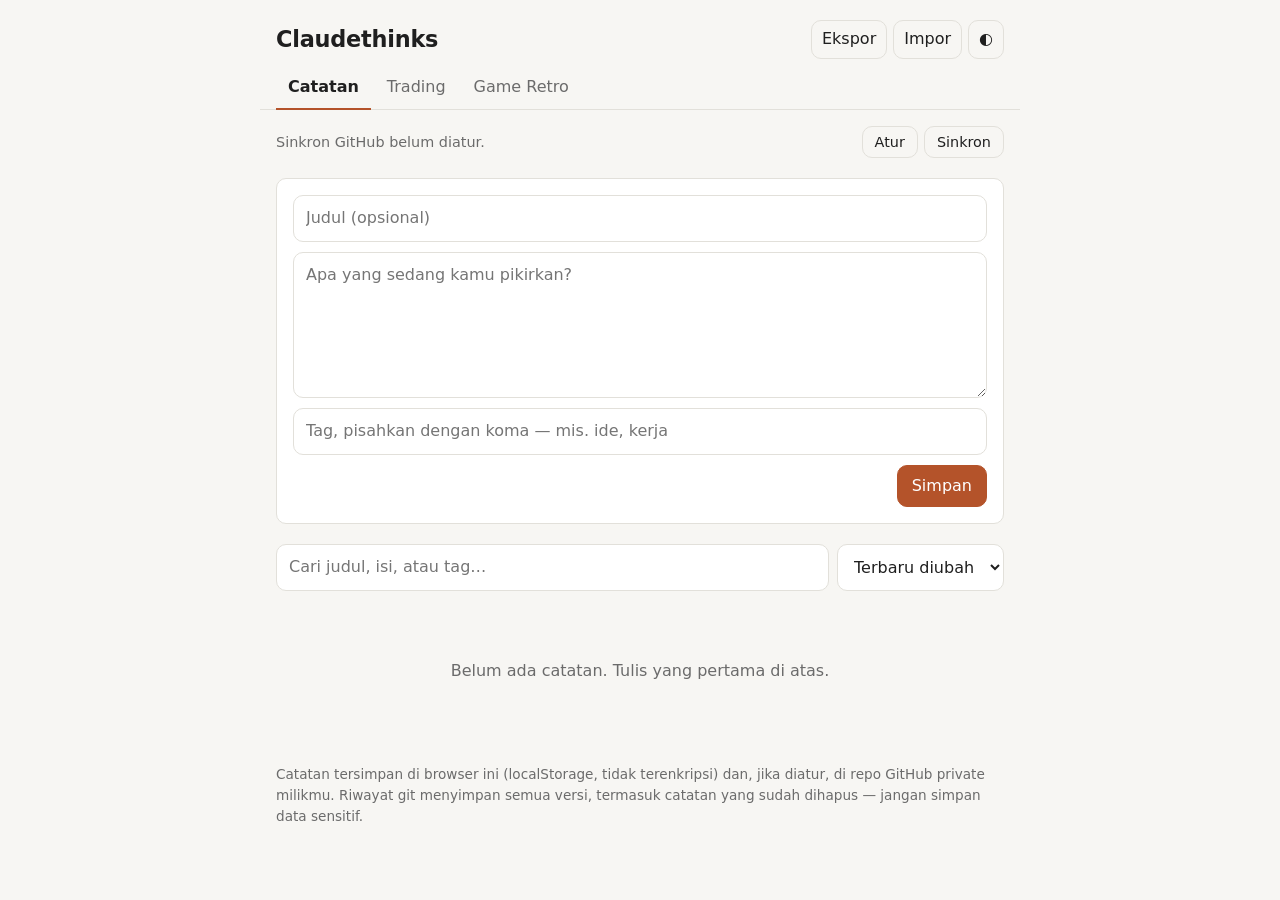
<file: index.html>
<!doctype html>
<html lang="id">
<head>
  <meta charset="utf-8">
  <meta name="viewport" content="width=device-width, initial-scale=1">
  <title>Claudethinks</title>
  <meta name="description" content="Jurnal pikiran sederhana: tulis, beri tag, dan cari catatan. Data tersimpan di browser.">
  <link rel="stylesheet" href="style.css">
</head>
<body>
  <header class="topbar">
    <h1>Claudethinks</h1>
    <div class="topbar-actions">
      <button id="btn-export" class="ghost" title="Unduh semua catatan sebagai JSON">Ekspor</button>
      <label class="ghost button" title="Muat catatan dari file JSON">
        Impor<input id="input-import" type="file" accept="application/json" hidden>
      </label>
      <button id="btn-theme" class="ghost" title="Ganti tema" aria-label="Ganti tema">◐</button>
    </div>
  </header>

  <nav class="tabs" aria-label="Halaman">
    <a href="./" aria-current="page">Catatan</a>
    <a href="trading.html">Trading</a>
    <a href="games.html">Game Retro</a>
  </nav>

  <main class="layout">
    <section class="sync-bar" aria-label="Sinkron GitHub">
      <span id="sync-status" class="muted" role="status">Sinkron GitHub belum diatur.</span>
      <div class="sync-actions">
        <button type="button" id="btn-sync-settings" class="ghost">Atur</button>
        <button type="button" id="btn-sync" class="ghost">Sinkron</button>
      </div>
    </section>

    <section class="composer" aria-label="Tulis catatan">
      <form id="note-form">
        <input id="note-title" type="text" placeholder="Judul (opsional)" maxlength="120">
        <textarea id="note-body" rows="5" placeholder="Apa yang sedang kamu pikirkan?" required></textarea>
        <input id="note-tags" type="text" placeholder="Tag, pisahkan dengan koma — mis. ide, kerja">
        <div class="form-actions">
          <span id="form-mode" class="muted"></span>
          <button type="button" id="btn-cancel" class="ghost" hidden>Batal</button>
          <button type="submit" id="btn-save">Simpan</button>
        </div>
      </form>
    </section>

    <section class="browser" aria-label="Daftar catatan">
      <div class="filters">
        <input id="search" type="search" placeholder="Cari judul, isi, atau tag…" aria-label="Cari catatan">
        <select id="sort" aria-label="Urutkan">
          <option value="updated-desc">Terbaru diubah</option>
          <option value="created-desc">Terbaru dibuat</option>
          <option value="created-asc">Terlama dibuat</option>
          <option value="title-asc">Judul A–Z</option>
        </select>
      </div>
      <div id="tag-bar" class="tag-bar"></div>
      <p id="count" class="muted"></p>
      <ul id="note-list" class="note-list"></ul>
      <p id="empty" class="empty" hidden>Belum ada catatan. Tulis yang pertama di atas.</p>
    </section>
  </main>

  <dialog id="sync-dialog" aria-labelledby="sync-title">
    <form id="sync-form" method="dialog">
      <h2 id="sync-title">Sinkron ke GitHub</h2>
      <p class="muted small">
        Catatan disimpan sebagai file JSON di repo <strong>private</strong> milikmu. Gunakan
        fine-grained token yang hanya punya akses ke repo itu, dengan permission
        <em>Contents: Read and write</em>.
      </p>
      <label>Pemilik repo<input id="sync-owner" type="text" required autocomplete="off" spellcheck="false" placeholder="mis. learningusingAI"></label>
      <label>Nama repo (private)<input id="sync-repo" type="text" required autocomplete="off" spellcheck="false" placeholder="mis. claudethinks-data"></label>
      <label>Path file<input id="sync-path" type="text" required autocomplete="off" spellcheck="false" value="notes.json"></label>
      <label>Branch <span class="muted">(kosongkan = branch default)</span><input id="sync-branch" type="text" autocomplete="off" spellcheck="false"></label>
      <label>Token<input id="sync-token" type="password" autocomplete="off" spellcheck="false" placeholder="github_pat_…"></label>
      <label class="check"><input id="sync-remember" type="checkbox"> Ingat token di perangkat ini</label>
      <p class="muted small">
        Tanpa centang, token hilang saat tab ditutup. Dengan centang, token tersimpan tanpa enkripsi di browser ini —
        jangan centang di perangkat bersama.
      </p>
      <div class="form-actions">
        <button type="button" id="btn-sync-forget" class="ghost danger" title="Hapus pengaturan sinkron dan token dari perangkat ini">Lupakan</button>
        <button type="button" id="btn-sync-close" class="ghost">Tutup</button>
        <button type="submit" id="btn-sync-save">Simpan</button>
      </div>
    </form>
  </dialog>

  <footer class="foot muted">
    Catatan tersimpan di browser ini (localStorage, tidak terenkripsi) dan, jika diatur, di repo GitHub private milikmu.
    Riwayat git menyimpan semua versi, termasuk catatan yang sudah dihapus — jangan simpan data sensitif.
  </footer>

  <script src="theme.js"></script>
  <script src="sync.js"></script>
  <script src="app.js"></script>
</body>
</html>
</file>
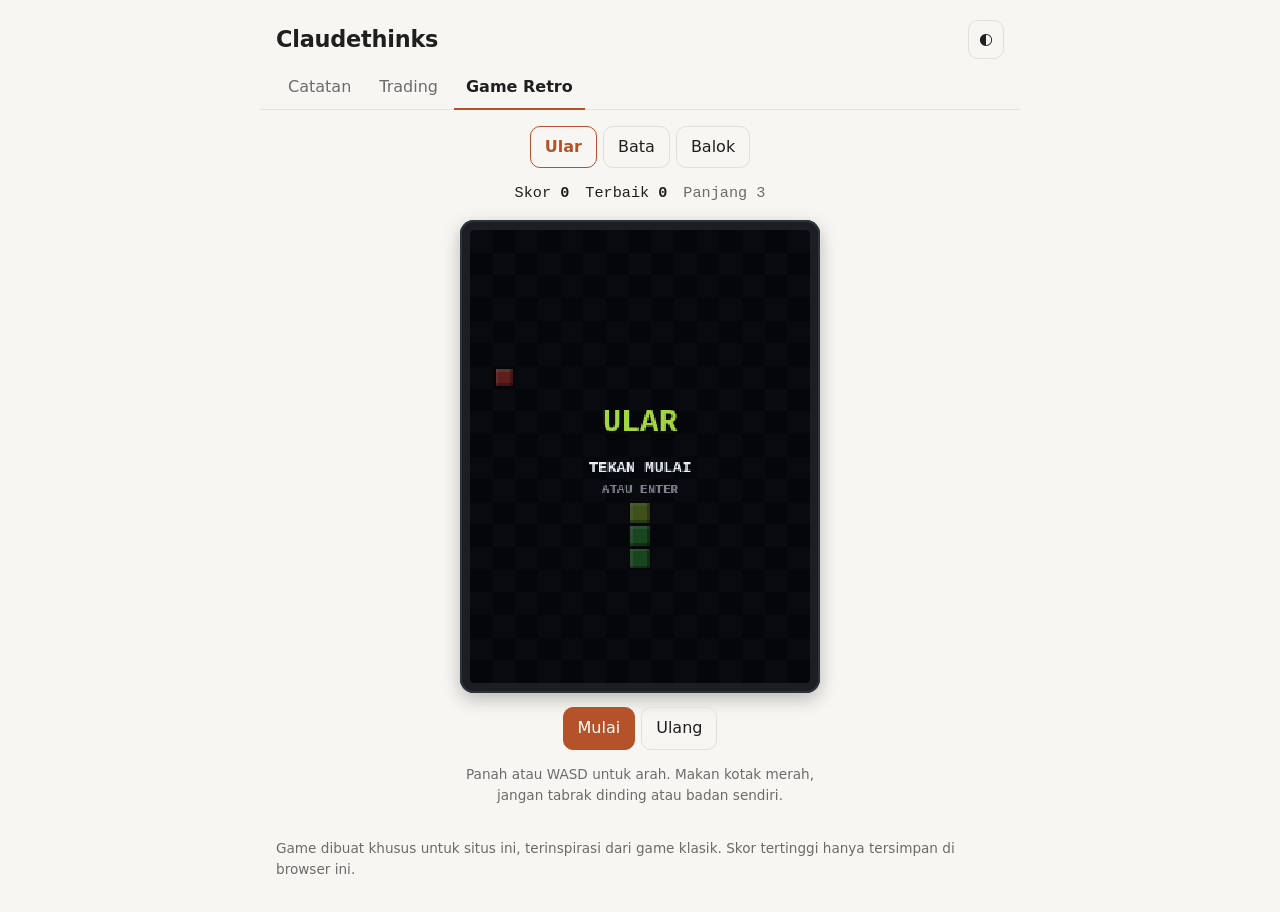
<file: games.html>
<!doctype html>
<html lang="id">
<head>
  <meta charset="utf-8">
  <meta name="viewport" content="width=device-width, initial-scale=1">
  <title>Game Retro · Claudethinks</title>
  <meta name="description" content="Tiga game bergaya retro: Ular, Bata, dan Balok. Bisa dimainkan dengan keyboard atau layar sentuh.">
  <link rel="stylesheet" href="style.css">
</head>
<body>
  <header class="topbar">
    <h1>Claudethinks</h1>
    <div class="topbar-actions">
      <button id="btn-theme" class="ghost" title="Ganti tema" aria-label="Ganti tema">◐</button>
    </div>
  </header>

  <nav class="tabs" aria-label="Halaman">
    <a href="./">Catatan</a>
    <a href="trading.html">Trading</a>
    <a href="games.html" aria-current="page">Game Retro</a>
  </nav>

  <main class="layout games">
    <div class="game-picker" role="group" aria-label="Pilih game">
      <button type="button" class="ghost" data-game="snake">Ular</button>
      <button type="button" class="ghost" data-game="breakout">Bata</button>
      <button type="button" class="ghost" data-game="blocks">Balok</button>
    </div>

    <div class="hud">
      <span>Skor <b id="hud-score">0</b></span>
      <span>Terbaik <b id="hud-best">0</b></span>
      <span id="hud-extra" class="muted"></span>
    </div>

    <div class="screen">
      <canvas id="screen" width="240" height="320" tabindex="0" role="img" aria-label="Layar game"></canvas>
    </div>

    <div class="game-actions">
      <button type="button" id="btn-start">Mulai</button>
      <button type="button" id="btn-restart" class="ghost">Ulang</button>
    </div>

    <div class="pad" aria-label="Kontrol sentuh">
      <button type="button" data-act="up" aria-label="Atas">▲</button>
      <button type="button" data-act="left" aria-label="Kiri">◀</button>
      <button type="button" data-act="down" aria-label="Bawah">▼</button>
      <button type="button" data-act="right" aria-label="Kanan">▶</button>
      <button type="button" data-act="act" class="pad-act" aria-label="Aksi">●</button>
    </div>

    <p id="help" class="muted small help"></p>
  </main>

  <footer class="foot muted">
    Game dibuat khusus untuk situs ini, terinspirasi dari game klasik. Skor tertinggi hanya tersimpan di browser ini.
  </footer>

  <script src="theme.js"></script>
  <script src="games.js"></script>
</body>
</html>
</file>
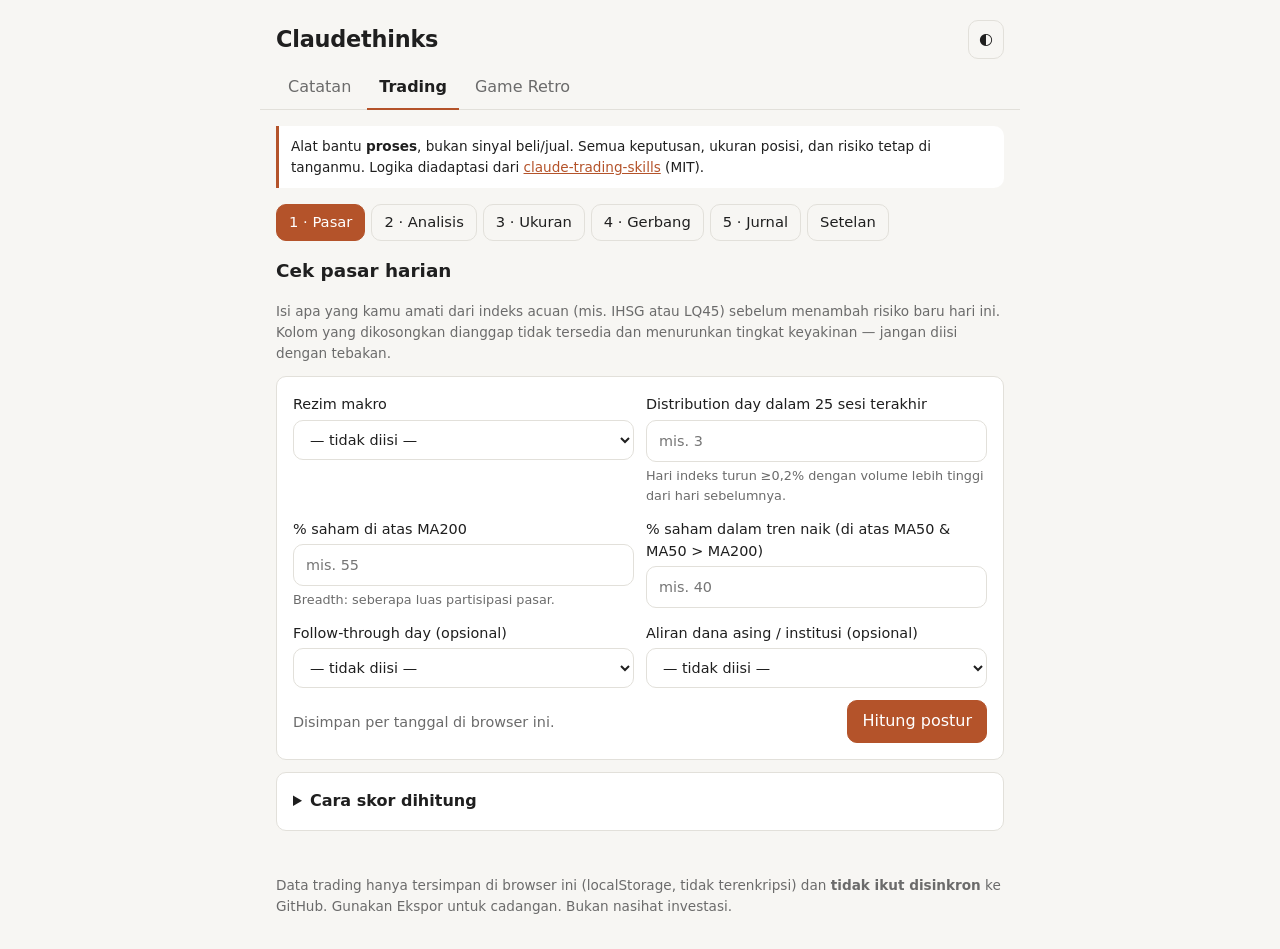
<file: trading.html>
<!doctype html>
<html lang="id">
<head>
  <meta charset="utf-8">
  <meta name="viewport" content="width=device-width, initial-scale=1">
  <title>Asisten Trading · Claudethinks</title>
  <meta name="description" content="Alat bantu proses trading saham: cek pasar harian, analisis teknikal VCP, CANSLIM, ukuran posisi, gerbang disiplin, dan jurnal trade. Bukan sinyal beli/jual.">
  <link rel="stylesheet" href="style.css">
</head>
<body>
  <header class="topbar">
    <h1>Claudethinks</h1>
    <div class="topbar-actions">
      <button id="btn-theme" class="ghost" title="Ganti tema" aria-label="Ganti tema">◐</button>
    </div>
  </header>

  <nav class="tabs" aria-label="Halaman">
    <a href="./">Catatan</a>
    <a href="trading.html" aria-current="page">Trading</a>
    <a href="games.html">Game Retro</a>
  </nav>

  <main class="layout trading">
    <p class="notice small">
      Alat bantu <strong>proses</strong>, bukan sinyal beli/jual. Semua keputusan, ukuran posisi, dan risiko tetap di tanganmu.
      Logika diadaptasi dari <a href="https://github.com/tradermonty/claude-trading-skills" rel="noopener">claude-trading-skills</a> (MIT).
    </p>

    <div class="subtabs" role="tablist" aria-label="Alat trading">
      <button type="button" role="tab" data-panel="pasar">1 · Pasar</button>
      <button type="button" role="tab" data-panel="analisis">2 · Analisis</button>
      <button type="button" role="tab" data-panel="ukuran">3 · Ukuran</button>
      <button type="button" role="tab" data-panel="gerbang">4 · Gerbang</button>
      <button type="button" role="tab" data-panel="jurnal">5 · Jurnal</button>
      <button type="button" role="tab" data-panel="setelan">Setelan</button>
    </div>

    <!-- 1. Market check ---------------------------------------------------- -->
    <section id="panel-pasar" class="panel" role="tabpanel" hidden>
      <h2>Cek pasar harian</h2>
      <p class="muted small">
        Isi apa yang kamu amati dari indeks acuan (mis. IHSG atau LQ45) sebelum menambah risiko baru hari ini.
        Kolom yang dikosongkan dianggap tidak tersedia dan menurunkan tingkat keyakinan — jangan diisi dengan tebakan.
      </p>
      <form id="market-form" class="card grid-form">
        <label>Rezim makro
          <select id="m-regime">
            <option value="">— tidak diisi —</option>
            <option value="broadening">Melebar (banyak sektor ikut naik)</option>
            <option value="concentration">Terkonsentrasi (hanya segelintir saham besar)</option>
            <option value="transitional">Transisi / tidak jelas</option>
            <option value="inflationary">Inflasioner (suku bunga/harga naik menekan)</option>
            <option value="contraction">Kontraksi (risk-off)</option>
          </select>
        </label>
        <label>Distribution day dalam 25 sesi terakhir
          <input id="m-dist" type="number" min="0" max="25" step="1" inputmode="numeric" placeholder="mis. 3">
          <span class="hint">Hari indeks turun ≥0,2% dengan volume lebih tinggi dari hari sebelumnya.</span>
        </label>
        <label>% saham di atas MA200
          <input id="m-breadth" type="number" min="0" max="100" step="1" inputmode="decimal" placeholder="mis. 55">
          <span class="hint">Breadth: seberapa luas partisipasi pasar.</span>
        </label>
        <label>% saham dalam tren naik (di atas MA50 &amp; MA50 &gt; MA200)
          <input id="m-uptrend" type="number" min="0" max="100" step="1" inputmode="decimal" placeholder="mis. 40">
        </label>
        <label>Follow-through day (opsional)
          <select id="m-ftd">
            <option value="">— tidak diisi —</option>
            <option value="80">Ada FTD kuat dalam 10 sesi terakhir</option>
            <option value="50">Tidak relevan / indeks sudah tren naik</option>
            <option value="20">Masih koreksi, belum ada FTD</option>
          </select>
        </label>
        <label>Aliran dana asing / institusi (opsional)
          <select id="m-flow">
            <option value="">— tidak diisi —</option>
            <option value="75">Net beli konsisten</option>
            <option value="50">Campuran</option>
            <option value="25">Net jual konsisten</option>
          </select>
        </label>
        <div class="form-actions span-all">
          <span class="muted small">Disimpan per tanggal di browser ini.</span>
          <button type="submit">Hitung postur</button>
        </div>
      </form>
      <div id="market-result" class="card result" hidden></div>
      <details class="card">
        <summary>Cara skor dihitung</summary>
        <ul class="small">
          <li>Bobot dari exposure-coach: rezim 25%, risiko puncak 20%, breadth 15%, uptrend 15%, institusi 10%, FTD 5%. Bobot dinormalkan ulang hanya atas kolom yang diisi.</li>
          <li>Skor rezim: melebar 80, terkonsentrasi 60, transisi 50, inflasioner 40, kontraksi 20.</li>
          <li>Risiko puncak (makin tinggi makin aman): 0–2 distribution day = 80, 3–4 = 60, 5 = 40, 6 = 30, ≥7 = 15. <em>Pemetaan ini penyederhanaan, bukan rumus asli market-top-detector.</em></li>
          <li>Breadth dan uptrend memakai persentase apa adanya sebagai skor.</li>
          <li><b>CASH_PRIORITY</b> bila skor &lt; 30 atau risiko puncak &lt; 25. <b>REDUCE_ONLY</b> bila skor &lt; 50, risiko puncak &lt; 40, atau ≥2 dari 3 input kritis (rezim, risiko puncak, breadth) kosong.</li>
        </ul>
      </details>
      <div id="market-history"></div>
    </section>

    <!-- 2. Analysis --------------------------------------------------------- -->
    <section id="panel-analisis" class="panel" role="tabpanel" hidden>
      <h2>Analisis teknikal &amp; VCP</h2>
      <p class="muted small">
        Unggah data harga harian (CSV: Date, Open, High, Low, Close, Volume — mis. ekspor dari Yahoo Finance atau aplikasi broker).
        Minimal ~260 baris agar MA200 dan 52 minggu bisa dihitung. Data diproses di browser dan tidak disimpan.
      </p>
      <div class="card grid-form">
        <label>Kode saham
          <input id="a-symbol" type="text" maxlength="12" autocomplete="off" spellcheck="false" placeholder="mis. BBCA">
        </label>
        <label>File harga saham (CSV)
          <input id="a-file" type="file" accept=".csv,text/csv,text/plain">
        </label>
        <label>File indeks acuan untuk RS (opsional)
          <input id="a-bench" type="file" accept=".csv,text/csv,text/plain">
          <span class="hint">Mis. ^JKSE. Tanpa ini, kriteria kekuatan relatif tidak dinilai.</span>
        </label>
        <div class="form-actions span-all">
          <button type="button" id="a-sample" class="ghost" title="Data acak buatan, bukan harga saham nyata">Coba data contoh (sintetis)</button>
          <button type="button" id="a-run">Analisis</button>
        </div>
      </div>
      <p id="a-error" class="error small" role="alert" hidden></p>
      <div id="a-output" hidden>
        <div class="card chart-card">
          <canvas id="a-chart" width="720" height="360" role="img" aria-label="Grafik harga dengan MA50, MA150, MA200, pivot dan stop"></canvas>
          <div class="legend small">
            <span><i class="sw sw-ma50"></i>MA50</span>
            <span><i class="sw sw-ma150"></i>MA150</span>
            <span><i class="sw sw-ma200"></i>MA200</span>
            <span><i class="sw sw-pivot"></i>Pivot</span>
            <span><i class="sw sw-stop"></i>Stop</span>
          </div>
        </div>
        <div id="a-report" class="card result"></div>
        <div class="form-actions">
          <span class="muted small">Kirim pivot &amp; stop ke kalkulator ukuran posisi.</span>
          <button type="button" id="a-to-sizer" class="ghost">Pakai di Ukuran →</button>
        </div>
      </div>

      <h2>Cek CANSLIM (manual)</h2>
      <p class="muted small">Isi dari laporan keuangan atau situs data. Kolom kosong = tidak dinilai.</p>
      <form id="canslim-form" class="card grid-form">
        <label>C · Pertumbuhan EPS kuartal terakhir (YoY, %)<input id="c-c" type="number" step="any" inputmode="decimal" placeholder="≥ 25"></label>
        <label>A · Pertumbuhan EPS tahunan rata-rata 3 tahun (%)<input id="c-a" type="number" step="any" inputmode="decimal" placeholder="≥ 25"></label>
        <label>N · Ada katalis baru? (produk, manajemen, harga tertinggi baru)
          <select id="c-n"><option value="">— tidak diisi —</option><option value="1">Ya</option><option value="0">Tidak</option></select>
        </label>
        <label>S · Volume saat naik vs saat turun (rasio)<input id="c-s" type="number" step="any" inputmode="decimal" placeholder="&gt; 1"></label>
        <label>L · Skor kekuatan relatif (0–100)<input id="c-l" type="number" min="0" max="100" step="1" inputmode="numeric" placeholder="≥ 80; otomatis dari analisis bila ada"></label>
        <label>I · Kepemilikan institusi bertambah kuartal ini?
          <select id="c-i"><option value="">— tidak diisi —</option><option value="1">Ya</option><option value="0">Tidak</option></select>
        </label>
        <label>M · Postur pasar hari ini
          <select id="c-m"><option value="">Ambil dari tab Pasar</option><option value="1">Mengizinkan entri baru</option><option value="0">Tidak mengizinkan</option></select>
        </label>
        <div class="form-actions span-all"><button type="submit">Nilai</button></div>
      </form>
      <div id="canslim-result" class="card result" hidden></div>
    </section>

    <!-- 3. Position sizer --------------------------------------------------- -->
    <section id="panel-ukuran" class="panel" role="tabpanel" hidden>
      <h2>Ukuran posisi</h2>
      <form id="sizer-form" class="card grid-form">
        <label>Metode
          <select id="s-method">
            <option value="fixed">Risiko tetap (entri &amp; stop)</option>
            <option value="atr">Berbasis ATR</option>
            <option value="kelly">Kelly (dari statistik jurnal)</option>
          </select>
        </label>
        <label>Modal akun (Rp)<input id="s-account" type="number" min="0" step="any" inputmode="decimal" required></label>
        <label>Kode saham<input id="s-symbol" type="text" maxlength="12" autocomplete="off" spellcheck="false"></label>
        <label>Harga entri<input id="s-entry" type="number" min="0" step="any" inputmode="decimal" required></label>
        <label data-method="fixed kelly">Harga stop<input id="s-stop" type="number" min="0" step="any" inputmode="decimal"></label>
        <label data-method="atr">ATR (14)<input id="s-atr" type="number" min="0" step="any" inputmode="decimal"></label>
        <label data-method="atr">Pengali ATR<input id="s-atrmult" type="number" min="0.1" step="0.1" value="2" inputmode="decimal"></label>
        <label data-method="fixed atr">Risiko per trade (% modal)<input id="s-risk" type="number" min="0.05" max="10" step="0.05" value="1" inputmode="decimal"></label>
        <label data-method="kelly">Win rate (%)<input id="s-wr" type="number" min="0" max="100" step="any" inputmode="decimal"></label>
        <label data-method="kelly">Rata-rata untung / rata-rata rugi (R)<input id="s-payoff" type="number" min="0" step="any" inputmode="decimal"></label>
        <label>Maks. ukuran posisi (% modal)<input id="s-maxpos" type="number" min="1" max="100" step="1" value="20" inputmode="numeric"></label>
        <div class="form-actions span-all">
          <button type="button" id="s-from-journal" class="ghost" data-method="kelly">Isi dari jurnal</button>
          <button type="submit">Hitung</button>
        </div>
      </form>
      <div id="sizer-result" class="card result" hidden></div>
    </section>

    <!-- 4. Discipline gate -------------------------------------------------- -->
    <section id="panel-gerbang" class="panel" role="tabpanel" hidden>
      <h2>Gerbang disiplin sebelum order</h2>
      <p class="muted small">Jalankan tepat sebelum memasang order di broker. Alat ini tidak memasang order apa pun.</p>
      <div id="breaker-status" class="card result"></div>
      <form id="gate-form" class="card grid-form">
        <label>Kode saham<input id="g-symbol" type="text" maxlength="12" autocomplete="off" spellcheck="false" required></label>
        <label>Risiko terencana (Rp)<input id="g-planned" type="number" min="0" step="any" inputmode="decimal"></label>
        <label>Risiko aktual order ini (Rp)<input id="g-actual" type="number" min="0" step="any" inputmode="decimal"></label>
        <label class="check span-all"><input id="g-plan" type="checkbox"> Entri ini sudah tertulis di rencana sebelum pasar bergerak</label>
        <label class="check span-all"><input id="g-stop" type="checkbox"> Harga stop sudah ditentukan sebelum order</label>
        <label class="check span-all"><input id="g-size" type="checkbox"> Ukuran posisi sesuai rencana (tidak dinaikkan karena yakin)</label>
        <div class="form-actions span-all"><button type="submit">Periksa</button></div>
      </form>
      <div id="gate-result" class="card result" hidden></div>
    </section>

    <!-- 5. Journal ---------------------------------------------------------- -->
    <section id="panel-jurnal" class="panel" role="tabpanel" hidden>
      <h2>Jurnal trade</h2>
      <div id="journal-stats" class="stats"></div>
      <form id="trade-form" class="card grid-form">
        <label>Kode saham<input id="t-symbol" type="text" maxlength="12" autocomplete="off" spellcheck="false" required></label>
        <label>Setup
          <select id="t-setup">
            <option>VCP breakout</option><option>Pullback ke MA</option><option>Episodic pivot</option>
            <option>Dividen / jangka panjang</option><option>Lainnya</option>
          </select>
        </label>
        <label>Tanggal masuk<input id="t-edate" type="date" required></label>
        <label>Harga masuk<input id="t-entry" type="number" min="0" step="any" inputmode="decimal" required></label>
        <label>Stop awal<input id="t-stop" type="number" min="0" step="any" inputmode="decimal" required></label>
        <label>Jumlah saham (lembar)<input id="t-shares" type="number" min="1" step="1" inputmode="numeric" required></label>
        <label>Tanggal keluar<input id="t-xdate" type="date"></label>
        <label>Harga keluar<input id="t-exit" type="number" min="0" step="any" inputmode="decimal"></label>
        <label class="span-all">Alasan masuk / pelajaran<textarea id="t-notes" rows="3" placeholder="Kenapa masuk? Apa yang berjalan sesuai rencana, apa yang tidak?"></textarea></label>
        <label class="check span-all"><input id="t-followed" type="checkbox" checked> Saya mengikuti rencana di trade ini</label>
        <div class="form-actions span-all">
          <span id="t-mode" class="muted small"></span>
          <button type="button" id="t-cancel" class="ghost" hidden>Batal</button>
          <button type="submit" id="t-save">Simpan trade</button>
        </div>
      </form>
      <div class="filters">
        <select id="t-filter" aria-label="Saring trade">
          <option value="all">Semua trade</option>
          <option value="open">Masih terbuka</option>
          <option value="closed">Sudah ditutup</option>
        </select>
        <div class="row-actions">
          <button type="button" id="t-export" class="ghost">Ekspor / tempel</button>
          <label class="ghost button">Impor<input id="t-import" type="file" accept="application/json" hidden></label>
        </div>
      </div>
      <div class="table-wrap"><table id="trade-table" class="trades"></table></div>
      <p id="t-empty" class="empty" hidden>Belum ada trade tercatat.</p>
    </section>

    <!-- Settings ------------------------------------------------------------ -->
    <section id="panel-setelan" class="panel" role="tabpanel" hidden>
      <h2>Setelan</h2>
      <form id="settings-form" class="card grid-form">
        <label>Modal akun (Rp)<input id="st-account" type="number" min="0" step="any" inputmode="decimal" placeholder="dipakai untuk pemutus rugi"></label>
        <label>Satuan lot (lembar)<input id="st-lot" type="number" min="1" step="1" value="100" inputmode="numeric"><span class="hint">BEI: 100. Saham AS: 1.</span></label>
        <label>Biaya beli (%)<input id="st-feebuy" type="number" min="0" step="0.01" value="0.15" inputmode="decimal"></label>
        <label>Biaya jual (%, termasuk pajak)<input id="st-feesell" type="number" min="0" step="0.01" value="0.25" inputmode="decimal"></label>
        <label>Batas rugi harian (% modal)<input id="st-daily" type="number" min="0" step="0.1" value="2" inputmode="decimal"></label>
        <label>Batas rugi mingguan (%)<input id="st-weekly" type="number" min="0" step="0.1" value="5" inputmode="decimal"></label>
        <label>Batas rugi bulanan (%)<input id="st-monthly" type="number" min="0" step="0.1" value="8" inputmode="decimal"></label>
        <label>Rugi beruntun sebelum jeda<input id="st-streak" type="number" min="1" step="1" value="2" inputmode="numeric"></label>
        <div class="form-actions span-all">
          <button type="button" id="st-wipe" class="ghost danger">Hapus semua data trading</button>
          <button type="submit">Simpan</button>
        </div>
      </form>
      <p class="muted small">
        Biaya default adalah perkiraan umum broker BEI; cek tarif brokermu sendiri.
        Pemutus rugi mengikuti default drawdown-circuit-breaker: harian 2%, mingguan 5%, bulanan 8%, jeda setelah 2 rugi beruntun.
      </p>
    </section>
  </main>

  <dialog id="confirm-dialog" aria-labelledby="confirm-text">
    <form method="dialog">
      <p id="confirm-text"></p>
      <div class="form-actions">
        <button value="cancel" class="ghost" style="margin-left:auto">Batal</button>
        <button value="ok" id="confirm-ok" class="danger-fill">Hapus</button>
      </div>
    </form>
  </dialog>

  <dialog id="export-dialog" aria-labelledby="export-title">
    <form method="dialog">
      <h2 id="export-title">Cadangan jurnal (JSON)</h2>
      <p class="muted small">Salin teks ini dan simpan sebagai file .json. Untuk memulihkan, tempel JSON cadangan di sini lalu pilih Impor dari teks.</p>
      <textarea id="export-text" rows="10" spellcheck="false" class="mono"></textarea>
      <div class="form-actions">
        <button type="button" id="import-paste" class="ghost">Impor dari teks</button>
        <button type="button" id="export-download" class="ghost">Unduh file</button>
        <button type="button" id="export-copy">Salin</button>
        <button value="close" class="ghost">Tutup</button>
      </div>
    </form>
  </dialog>

  <div id="toast" class="toast" role="status" hidden></div>

  <footer class="foot muted">
    Data trading hanya tersimpan di browser ini (localStorage, tidak terenkripsi) dan <strong>tidak ikut disinkron</strong> ke GitHub.
    Gunakan Ekspor untuk cadangan. Bukan nasihat investasi.
  </footer>

  <script src="theme.js"></script>
  <script src="trading.js"></script>
</body>
</html>
</file>
<file: style.css>
:root {
  --bg: #f7f6f3;
  --surface: #ffffff;
  --text: #1f1f1f;
  --muted: #6b6b6b;
  --border: #e2e0da;
  --accent: #b4532a;
  --accent-text: #ffffff;
  --tag-bg: #f1e7e1;
  --tag-text: #7a3419;
  --danger: #b3261e;
  --up: #1f7a4d;
  --down: #c0392b;
  --good-bg: #e3f2e9;
  --good-text: #17603b;
  --warn-bg: #fbefd5;
  --warn-text: #7a4e00;
  --bad-bg: #fbe3e1;
  --bad-text: #9c2219;
  --ma50: #2f6fd1;
  --ma150: #8a5cc7;
  --ma200: #c98a1b;
  --grid-vol: rgb(107 107 107 / 0.28);
  --radius: 10px;
  color-scheme: light;
}

@media (prefers-color-scheme: dark) {
  :root:not([data-theme="light"]) {
    --bg: #161615;
    --surface: #202020;
    --text: #ecebe8;
    --muted: #a09e99;
    --border: #34332f;
    --accent: #e0875f;
    --accent-text: #1a0d06;
    --tag-bg: #3a2a22;
    --tag-text: #f2c3ab;
    --danger: #f28b82;
    --up: #4cc38a;
    --down: #f2776b;
    --good-bg: #173326;
    --good-text: #8fe0b4;
    --warn-bg: #3a2e14;
    --warn-text: #f3cf7a;
    --bad-bg: #3d1c19;
    --bad-text: #f6a59c;
    --ma50: #6fa3f2;
    --ma150: #b897ec;
    --ma200: #e8b04f;
    --grid-vol: rgb(160 158 153 / 0.25);
    color-scheme: dark;
  }
}

:root[data-theme="dark"] {
  --bg: #161615;
  --surface: #202020;
  --text: #ecebe8;
  --muted: #a09e99;
  --border: #34332f;
  --accent: #e0875f;
  --accent-text: #1a0d06;
  --tag-bg: #3a2a22;
  --tag-text: #f2c3ab;
  --danger: #f28b82;
  --up: #4cc38a;
  --down: #f2776b;
  --good-bg: #173326;
  --good-text: #8fe0b4;
  --warn-bg: #3a2e14;
  --warn-text: #f3cf7a;
  --bad-bg: #3d1c19;
  --bad-text: #f6a59c;
  --ma50: #6fa3f2;
  --ma150: #b897ec;
  --ma200: #e8b04f;
  --grid-vol: rgb(160 158 153 / 0.25);
  color-scheme: dark;
}

* { box-sizing: border-box; }
[hidden] { display: none !important; }

body {
  margin: 0;
  background: var(--bg);
  color: var(--text);
  font: 16px/1.55 system-ui, -apple-system, "Segoe UI", Roboto, sans-serif;
}

.topbar {
  display: flex;
  align-items: center;
  justify-content: space-between;
  gap: 12px;
  max-width: 760px;
  margin: 0 auto;
  padding: 20px 16px 8px;
}

.topbar h1 { margin: 0; font-size: 1.4rem; letter-spacing: -0.01em; min-width: 0; }
.topbar-actions { display: flex; gap: 6px; flex-shrink: 0; }
.topbar-actions button, .topbar-actions .button { padding: 6px 10px; }

.layout {
  max-width: 760px;
  margin: 0 auto;
  padding: 0 16px 24px;
  display: grid;
  gap: 20px;
}

input, textarea, select, button, .button {
  font: inherit;
  color: inherit;
}

input[type="text"], input[type="search"], input[type="password"], textarea, select {
  width: 100%;
  padding: 10px 12px;
  background: var(--surface);
  border: 1px solid var(--border);
  border-radius: var(--radius);
}

textarea { resize: vertical; min-height: 110px; }

input:focus, textarea:focus, select:focus, button:focus-visible, .button:focus-within {
  outline: 2px solid var(--accent);
  outline-offset: 1px;
}

button, .button {
  display: inline-flex;
  align-items: center;
  justify-content: center;
  padding: 8px 14px;
  border: 1px solid var(--accent);
  border-radius: var(--radius);
  background: var(--accent);
  color: var(--accent-text);
  cursor: pointer;
}

button.ghost, .button.ghost {
  background: transparent;
  color: var(--text);
  border-color: var(--border);
}

button.danger { color: var(--danger); }

.composer form {
  display: grid;
  gap: 10px;
  padding: 16px;
  background: var(--surface);
  border: 1px solid var(--border);
  border-radius: var(--radius);
}

.form-actions { display: flex; align-items: center; gap: 8px; }
.form-actions .muted { margin-right: auto; font-size: 0.9rem; }

.filters { display: grid; grid-template-columns: 1fr auto; gap: 8px; }
.filters select { width: auto; }

.tag-bar { display: flex; flex-wrap: wrap; gap: 6px; margin-top: 10px; }

.tag {
  padding: 2px 10px;
  border: 1px solid transparent;
  border-radius: 999px;
  background: var(--tag-bg);
  color: var(--tag-text);
  font-size: 0.85rem;
}

.tag-bar .tag { cursor: pointer; }
.tag-bar .tag.active { border-color: var(--accent); font-weight: 600; }

.note-list { list-style: none; margin: 8px 0 0; padding: 0; display: grid; gap: 12px; }

.note {
  padding: 14px 16px;
  background: var(--surface);
  border: 1px solid var(--border);
  border-radius: var(--radius);
}

.note h2 { margin: 0 0 4px; font-size: 1.05rem; }
.note-body { margin: 0; white-space: pre-wrap; overflow-wrap: anywhere; }
.note-meta { display: flex; flex-wrap: wrap; align-items: center; gap: 6px; margin-top: 10px; }
.note-meta time { margin-right: auto; }
.note-meta button { padding: 4px 10px; font-size: 0.85rem; }

.muted { color: var(--muted); }
.empty { text-align: center; color: var(--muted); padding: 32px 0; }
#count { margin: 10px 0 0; font-size: 0.9rem; }
mark { background: var(--tag-bg); color: inherit; border-radius: 3px; }

.foot {
  max-width: 760px;
  margin: 0 auto;
  padding: 8px 16px 32px;
  font-size: 0.85rem;
}

@media (max-width: 480px) {
  .filters { grid-template-columns: 1fr; }
  .filters select { width: 100%; }
}

.sync-bar {
  display: flex;
  flex-wrap: wrap;
  align-items: center;
  justify-content: space-between;
  gap: 8px;
  font-size: 0.9rem;
}
.sync-bar .muted { min-width: 0; overflow-wrap: anywhere; }
.sync-bar.error #sync-status { color: var(--danger); }
.sync-actions { display: flex; gap: 6px; }
.sync-actions button { padding: 4px 12px; font-size: 0.9rem; }

dialog {
  width: min(460px, calc(100vw - 32px));
  padding: 0;
  border: 1px solid var(--border);
  border-radius: var(--radius);
  background: var(--surface);
  color: var(--text);
}
dialog::backdrop { background: rgb(0 0 0 / 0.45); }
dialog form { display: grid; gap: 10px; padding: 18px; }
dialog h2 { margin: 0; font-size: 1.15rem; }
dialog label { display: grid; gap: 4px; font-size: 0.9rem; }
dialog label.check { display: flex; align-items: center; gap: 8px; }
#btn-sync-forget { margin-right: auto; }
dialog .form-actions { flex-wrap: wrap; }
.small { margin: 0; font-size: 0.85rem; }

/* --- Page tabs ---------------------------------------------------------- */

.tabs {
  display: flex;
  gap: 4px;
  max-width: 760px;
  margin: 0 auto 16px;
  padding: 0 16px;
  border-bottom: 1px solid var(--border);
}
.tabs a {
  padding: 8px 12px;
  color: var(--muted);
  text-decoration: none;
  border-bottom: 2px solid transparent;
  margin-bottom: -1px;
}
.tabs a:hover { color: var(--text); }
.tabs a[aria-current="page"] { color: var(--text); font-weight: 600; border-bottom-color: var(--accent); }
.tabs a:focus-visible { outline: 2px solid var(--accent); outline-offset: -2px; }

/* --- Retro games -------------------------------------------------------- */

.games { justify-items: center; gap: 14px; }
.game-picker, .game-actions { display: flex; flex-wrap: wrap; justify-content: center; gap: 6px; }
.game-picker button[aria-pressed="true"] { border-color: var(--accent); color: var(--accent); font-weight: 600; }

.hud {
  display: flex;
  flex-wrap: wrap;
  justify-content: center;
  gap: 6px 16px;
  font-family: ui-monospace, "Courier New", monospace;
  font-size: 0.95rem;
}

.screen {
  width: min(100%, 360px);
  padding: 10px;
  background: #1b1f24;
  border-radius: 14px;
  box-shadow: inset 0 0 0 2px #2d333b, 0 6px 18px rgb(0 0 0 / 0.25);
}
.screen canvas {
  display: block;
  width: 100%;
  height: auto;
  aspect-ratio: 3 / 4;
  image-rendering: pixelated;
  border-radius: 4px;
  touch-action: none;
  cursor: pointer;
}

.pad {
  display: none;
  grid-template-columns: repeat(3, 56px) 24px 72px;
  grid-template-rows: 52px 52px;
  grid-template-areas:
    ".    up   .     . act"
    "left down right . act";
  gap: 6px;
  touch-action: manipulation;
  user-select: none;
  -webkit-user-select: none;
}
.pad button { padding: 0; font-size: 1.2rem; background: var(--surface); color: var(--text); border-color: var(--border); }
.pad button:active { background: var(--tag-bg); }
.pad [data-act="up"] { grid-area: up; }
.pad [data-act="left"] { grid-area: left; }
.pad [data-act="down"] { grid-area: down; }
.pad [data-act="right"] { grid-area: right; }
.pad .pad-act { grid-area: act; border-radius: 50%; width: 72px; height: 72px; align-self: center; background: var(--accent); color: var(--accent-text); border-color: var(--accent); }

@media (pointer: coarse) {
  .pad { display: grid; }
  /* Shrink the screen so the canvas and the touch pad fit on one phone screen. */
  .screen { width: clamp(200px, calc((100dvh - 450px) * 0.75 + 20px), min(100%, 360px)); }
  .games { gap: 10px; }
}

.help { max-width: 360px; text-align: center; }
.screen canvas:focus { outline: none; }
.screen:focus-within { box-shadow: inset 0 0 0 2px var(--accent), 0 6px 18px rgb(0 0 0 / 0.25); }

/* --- Trading assistant -------------------------------------------------- */

.trading { gap: 16px; }
.trading h2 { margin: 0 0 4px; font-size: 1.15rem; }
.trading h3 { margin: 12px 0 6px; font-size: 0.98rem; }
.trading a { color: var(--accent); }
.notice { margin: 0; padding: 10px 12px; border-left: 3px solid var(--accent); background: var(--surface); border-radius: 0 var(--radius) var(--radius) 0; }

.subtabs { display: flex; flex-wrap: wrap; gap: 6px; }
.subtabs button { background: transparent; color: var(--text); border-color: var(--border); padding: 6px 12px; font-size: 0.92rem; }
.subtabs button[aria-selected="true"] { background: var(--accent); color: var(--accent-text); border-color: var(--accent); }

.panel { display: grid; gap: 12px; min-width: 0; }
.panel > p { margin: 0; }

.card {
  padding: 16px;
  background: var(--surface);
  border: 1px solid var(--border);
  border-radius: var(--radius);
  min-width: 0;
}
details.card summary { cursor: pointer; font-weight: 600; }
details.card ul { margin: 8px 0 0; padding-left: 20px; }

.grid-form { display: grid; grid-template-columns: repeat(2, minmax(0, 1fr)); gap: 12px; }
.grid-form label { display: grid; gap: 4px; font-size: 0.9rem; align-content: start; }
.grid-form label.check { display: flex; align-items: center; gap: 8px; }
.grid-form input[type="number"], .grid-form input[type="date"], .grid-form input[type="file"] {
  width: 100%;
  padding: 9px 12px;
  background: var(--surface);
  border: 1px solid var(--border);
  border-radius: var(--radius);
  color: inherit;
  font: inherit;
}
.grid-form input[type="file"] { padding: 7px 8px; font-size: 0.85rem; }
.grid-form textarea { min-height: 70px; }
.span-all { grid-column: 1 / -1; }
.hint { color: var(--muted); font-size: 0.8rem; }
.grid-form .form-actions { justify-content: flex-end; flex-wrap: wrap; }
.grid-form .form-actions > .muted:first-child { margin-right: auto; }

.result { display: grid; gap: 8px; }
.result p { margin: 0; }
.result-head { display: flex; flex-wrap: wrap; align-items: center; justify-content: space-between; gap: 8px; }
.big { font-size: 1.5rem; font-weight: 700; font-variant-numeric: tabular-nums; }

.badge { display: inline-block; padding: 2px 10px; border-radius: 999px; font-size: 0.85rem; font-weight: 600; }
.badge-good { background: var(--good-bg); color: var(--good-text); }
.badge-warn { background: var(--warn-bg); color: var(--warn-text); }
.badge-bad { background: var(--bad-bg); color: var(--bad-text); }
.badge-neutral { background: var(--tag-bg); color: var(--tag-text); }

table.mini { width: 100%; border-collapse: collapse; font-size: 0.88rem; font-variant-numeric: tabular-nums; }
table.mini th, table.mini td { text-align: left; padding: 4px 6px; border-bottom: 1px solid var(--border); }
table.mini th { color: var(--muted); font-weight: 500; }

.cols { display: grid; grid-template-columns: repeat(2, minmax(0, 1fr)); gap: 16px; }
.checks { list-style: none; margin: 0; padding: 0; display: grid; gap: 2px; }
.checks .ok { color: var(--good-text); }
.checks .no { color: var(--bad-text); }
.checks .na { color: var(--muted); }
.kv { display: grid; grid-template-columns: auto 1fr; gap: 4px 12px; margin: 0; font-variant-numeric: tabular-nums; }
.kv dt { color: var(--muted); }
.kv dd { margin: 0; text-align: right; }
.warn-list { margin: 0; padding-left: 20px; color: var(--warn-text); }
.error { margin: 0; color: var(--danger); }

.chart-card { padding: 8px; }
.chart-card canvas { display: block; width: 100%; }
.legend { display: flex; flex-wrap: wrap; gap: 4px 14px; padding: 6px 4px 0; color: var(--muted); }
.legend span { display: inline-flex; align-items: center; gap: 6px; }
.sw { display: inline-block; width: 14px; height: 3px; border-radius: 2px; }
.sw-ma50 { background: var(--ma50); }
.sw-ma150 { background: var(--ma150); }
.sw-ma200 { background: var(--ma200); }
.sw-pivot { background: var(--accent); }
.sw-stop { background: var(--danger); }

.stats { display: grid; grid-template-columns: repeat(auto-fit, minmax(120px, 1fr)); gap: 8px; }
.stat { display: grid; gap: 2px; padding: 10px 12px; background: var(--surface); border: 1px solid var(--border); border-radius: var(--radius); }
.stat b { font-size: 1.1rem; font-variant-numeric: tabular-nums; }

.trading .filters { grid-template-columns: auto 1fr; align-items: center; }
.row-actions { display: flex; gap: 6px; justify-content: flex-end; }
.row-actions button, .row-actions .button { padding: 4px 10px; font-size: 0.85rem; }
.table-wrap { overflow-x: auto; border: 1px solid var(--border); border-radius: var(--radius); background: var(--surface); }
.table-wrap:has(table:empty) { display: none; }
table.trades { width: 100%; border-collapse: collapse; font-size: 0.9rem; }
table.trades th, table.trades td { padding: 8px 10px; border-bottom: 1px solid var(--border); text-align: left; vertical-align: top; }
table.trades tbody tr:last-child td { border-bottom: 0; }
table.trades th { color: var(--muted); font-weight: 500; font-size: 0.85rem; }
table.trades .num { text-align: right; font-variant-numeric: tabular-nums; white-space: nowrap; }
table.trades .pos { color: var(--up); }
table.trades .neg { color: var(--down); }
.note-text { display: inline-block; max-width: 28ch; white-space: pre-wrap; overflow-wrap: anywhere; }

@media (max-width: 600px) {
  .grid-form, .cols { grid-template-columns: 1fr; }
  .trading .filters { grid-template-columns: 1fr; }
  .trading .filters .row-actions { justify-content: flex-start; }
}

.toast {
  position: fixed;
  left: 50%;
  bottom: calc(16px + env(safe-area-inset-bottom, 0px));
  transform: translateX(-50%);
  max-width: min(480px, calc(100vw - 32px));
  padding: 10px 16px;
  background: var(--text);
  color: var(--bg);
  border-radius: var(--radius);
  font-size: 0.9rem;
  box-shadow: 0 6px 18px rgb(0 0 0 / 0.25);
  z-index: 20;
}
button.danger-fill { background: var(--danger); border-color: var(--danger); color: var(--surface); }
textarea.mono { font: 0.8rem/1.4 ui-monospace, "Courier New", monospace; min-height: 180px; }
#export-dialog { width: min(560px, calc(100vw - 32px)); }
</file>
